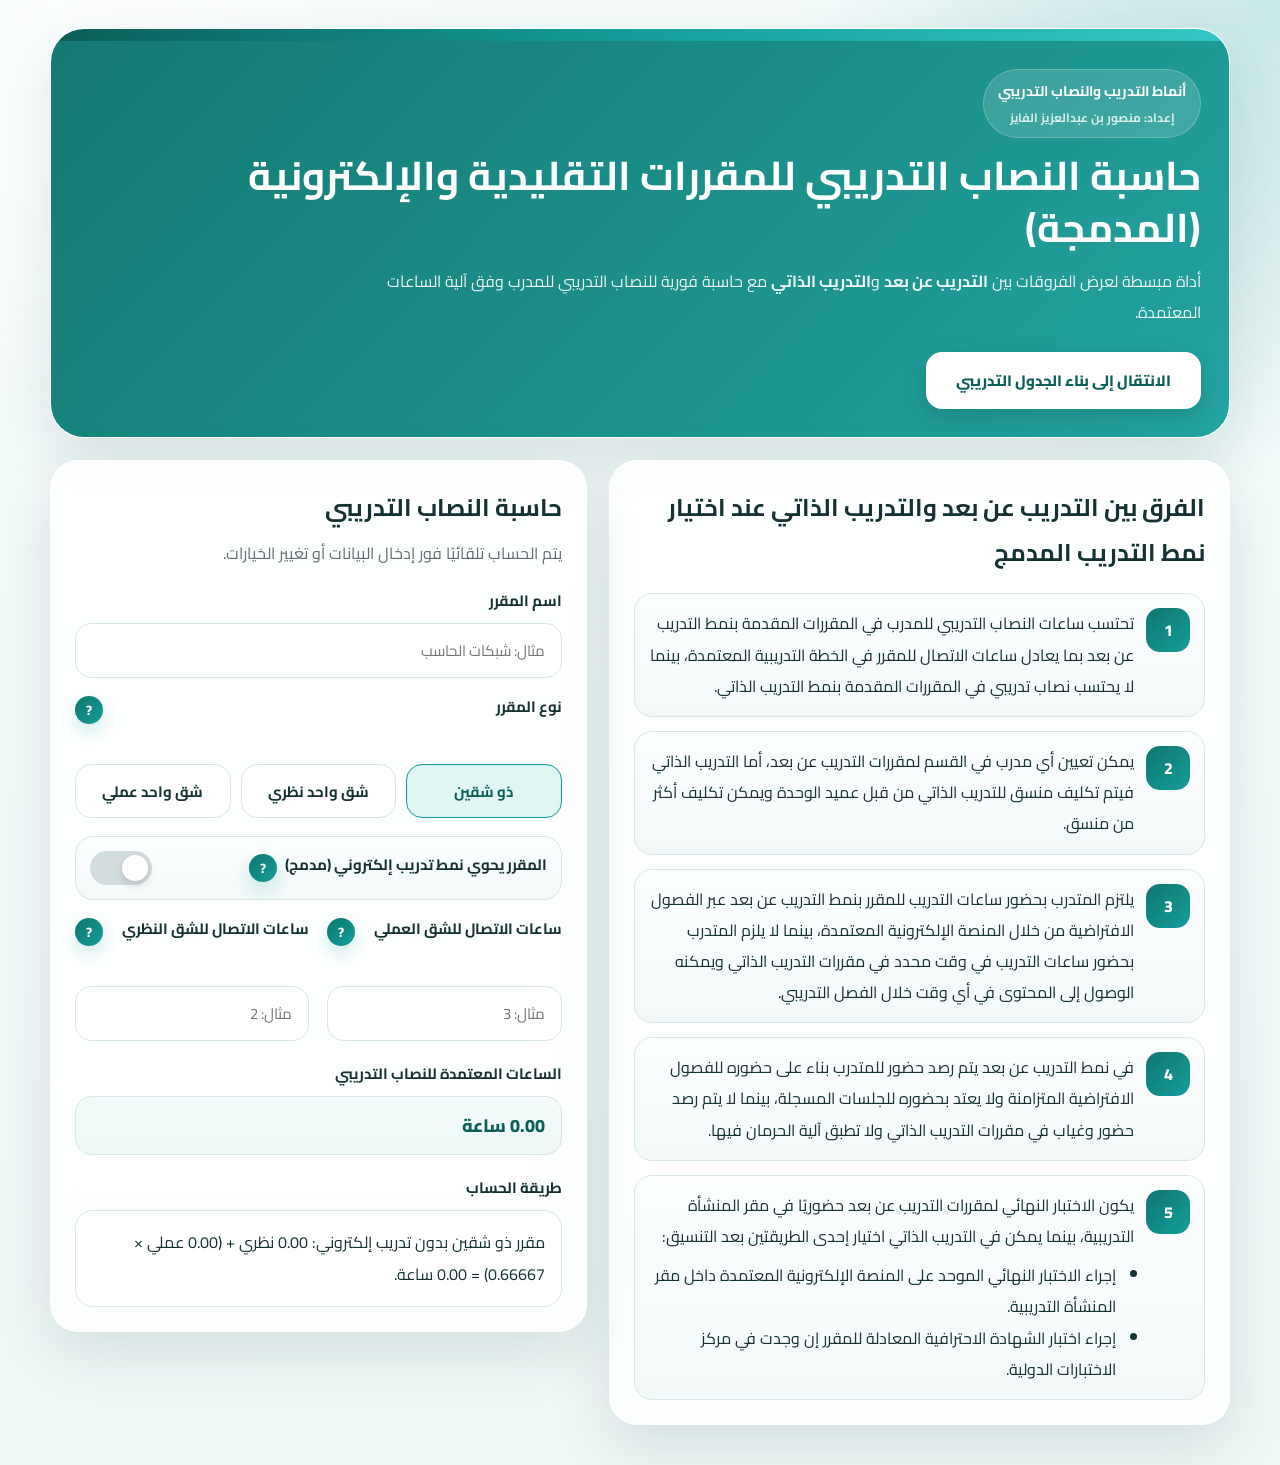
<file: index.html>
<!DOCTYPE html>
<html lang="ar" dir="rtl">
<head>
  <meta charset="UTF-8" />
  <meta name="viewport" content="width=device-width, initial-scale=1.0" />
  <title>حاسبة النصاب التدريبي</title>
  
  <!-- خطوط جوجل (Cairo) -->
  <link rel="preconnect" href="https://fonts.googleapis.com">
  <link rel="preconnect" href="https://fonts.gstatic.com" crossorigin>
  <link href="https://fonts.googleapis.com/css2?family=Cairo:wght@400;600;700;800&display=swap" rel="stylesheet">
  
  <!-- أكواد التصميم CSS -->
  <style>
    :root {
      --primary: #0f766e;
      --primary-2: #159e9c;
      --primary-3: #dff6f3;
      --accent: #0b5f59;
      --text: #153133;
      --muted: #5f6f72;
      --border: #d7e7e7;
      --white: #ffffff;
      --shadow: 0 20px 60px rgba(10, 55, 59, 0.12);
      --radius-xl: 28px;
      --radius-lg: 20px;
      --radius-md: 14px;
    }

    * { box-sizing: border-box; }

    html, body {
      margin: 0;
      padding: 0;
    }

    body {
      font-family: 'Cairo', sans-serif;
      background:
        radial-gradient(circle at top right, rgba(21, 158, 156, 0.15), transparent 25%),
        linear-gradient(180deg, #f5fbfb 0%, #eef7f6 100%);
      color: var(--text);
      min-height: 100vh;
    }

    .page-shell {
      position: fixed;
      inset: 0;
      pointer-events: none;
      background:
        radial-gradient(circle at 10% 10%, rgba(255,255,255,0.9), transparent 25%),
        radial-gradient(circle at 90% 15%, rgba(21,158,156,0.09), transparent 25%);
    }

    .container {
      position: relative;
      z-index: 1;
      width: min(1180px, calc(100% - 32px));
      margin: 28px auto 40px;
    }

    .hero-card,
    .card {
      background: rgba(255, 255, 255, 0.88);
      backdrop-filter: blur(10px);
      border: 1px solid rgba(255,255,255,0.65);
      box-shadow: var(--shadow);
    }

    .hero-card {
      position: relative;
      overflow: hidden;
      border-radius: 34px;
      margin-bottom: 22px;
    }

    .hero-topbar {
      height: 12px;
      background: linear-gradient(90deg, var(--accent), var(--primary-2), #35c7c5);
    }

    .hero-content {
      padding: 28px;
      background: linear-gradient(135deg, rgba(15, 118, 110, 0.98), rgba(21, 158, 156, 0.94));
      color: #fff;
    }

    .hero-badge {
      display: inline-flex;
      flex-direction: column;
      padding: 8px 14px;
      border-radius: 999px;
      background: rgba(255,255,255,0.14);
      border: 1px solid rgba(255,255,255,0.2);
      margin-bottom: 12px;
      font-size: 14px;
      font-weight: 700;
    }

    .hero-badge small {
      display: block;
      font-size: 12px;
      opacity: 0.8;
      margin-top: 2px;
      text-align:center;
    }

    .hero-content h1 {
      margin: 0 0 12px;
      font-size: clamp(26px, 4vw, 40px);
      line-height: 1.3;
    }

    .hero-text {
      margin: 0;
      max-width: 850px;
      color: rgba(255,255,255,0.92);
      font-size: 16px;
      line-height: 1.95;
    }

    .hero-actions {
      margin-top: 24px;
      display: flex;
      gap: 16px;
      flex-wrap: wrap;
    }

    .btn-link {
      display: inline-flex;
      align-items: center;
      justify-content: center;
      padding: 12px 28px;
      background: var(--white);
      color: var(--accent);
      text-decoration: none;
      font-weight: 800;
      font-size: 15px;
      border-radius: 16px;
      transition: all 0.3s ease;
      box-shadow: 0 8px 24px rgba(0, 0, 0, 0.15);
      border: 2px solid transparent;
    }

    .btn-link:hover {
      transform: translateY(-3px);
      box-shadow: 0 12px 32px rgba(0, 0, 0, 0.2);
      background: var(--primary-3);
      border-color: var(--white);
    }
    .grid.two-cols {
      display: grid;
      grid-template-columns: 1.1fr 0.95fr;
      gap: 22px;
      align-items: start;
    }

    .card {
      border-radius: var(--radius-xl);
      padding: 24px;
    }

    .section-head h2 {
      margin: 0 0 8px;
      font-size: 24px;
    }

    .section-head p {
      margin: 0;
      color: var(--muted);
    }

    .info-list {
      display: grid;
      gap: 14px;
      margin-top: 18px;
    }

    .info-item {
      display: grid;
      grid-template-columns: 44px 1fr;
      gap: 12px;
      align-items: start;
      padding: 14px;
      border-radius: 18px;
      background: linear-gradient(180deg, #fcfefe 0%, #f3f9f9 100%);
      border: 1px solid var(--border);
    }

    .info-item p,
    .info-item li {
      margin: 0;
      line-height: 1.95;
      color: var(--text);
    }

    .info-item ul {
      margin: 8px 0 0;
      padding-right: 18px;
    }

    .info-number {
      display: inline-grid;
      place-items: center;
      width: 44px;
      height: 44px;
      border-radius: 14px;
      background: linear-gradient(135deg, var(--primary), var(--primary-2));
      color: #fff;
      font-weight: 800;
    }

    .form-grid {
      display: grid;
      grid-template-columns: repeat(2, minmax(0, 1fr));
      gap: 18px;
      margin-top: 18px;
      align-items: start;
    }

    .field {
      display: flex;
      flex-direction: column;
      gap: 8px;
    }

    .field.full {
      grid-column: 1 / -1;
    }

    label {
      font-weight: 700;
      font-size: 15px;
    }

    input,
    select {
      width: 100%;
      border: 1px solid var(--border);
      background: #fff;
      min-height: 52px;
      border-radius: 16px;
      padding: 12px 16px;
      font-family: inherit;
      font-size: 15px;
      color: var(--text);
      outline: none;
      transition: 0.2s ease;
    }

    input:focus,
    select:focus {
      border-color: var(--primary-2);
      box-shadow: 0 0 0 4px rgba(21, 158, 156, 0.12);
    }

    .label-row {
      display: grid;
      grid-template-columns: 1fr 28px;
      align-items: start;
      gap: 8px;
      min-height: 60px;
    }

    .label-row label {
      line-height: 1.5;
      margin: 0;
    }

    .label-row.inline {
      min-height: auto;
    }

    .help-btn {
      border: none;
      width: 28px;
      height: 28px;
      border-radius: 999px;
      background: linear-gradient(135deg, var(--primary), var(--primary-2));
      color: #fff;
      font-weight: 800;
      font-family: inherit;
      cursor: pointer;
      box-shadow: 0 8px 18px rgba(21, 158, 156, 0.22);
      align-self: start;
    }

    .segmented {
      display: grid;
      grid-template-columns: repeat(3, 1fr);
      gap: 10px;
    }

    .seg-item {
      position: relative;
      cursor: pointer;
    }

    .seg-item input {
      position: absolute;
      opacity: 0;
      pointer-events: none;
    }

    .seg-item span {
      display: flex;
      align-items: center;
      justify-content: center;
      min-height: 54px;
      text-align: center;
      border-radius: 16px;
      border: 1px solid var(--border);
      background: #fff;
      padding: 10px;
      font-weight: 700;
      transition: 0.2s ease;
    }

    .seg-item.active span {
      border-color: var(--primary-2);
      background: var(--primary-3);
      color: var(--accent);
      box-shadow: inset 0 0 0 1px rgba(21, 158, 156, 0.08);
    }

    .switch-box {
      border: 1px solid var(--border);
      border-radius: 18px;
      background: linear-gradient(180deg, #fbfefe, #f4f9f9);
      padding: 14px;
    }

    .switch-row {
      display: flex;
      align-items: center;
      justify-content: space-between;
      gap: 16px;
    }

    .toggle {
      position: relative;
      width: 62px;
      height: 34px;
      display: inline-block;
    }

    .toggle input {
      opacity: 0;
      width: 0;
      height: 0;
    }

    .slider {
      position: absolute;
      inset: 0;
      background: #d4dddd;
      border-radius: 999px;
      transition: .25s ease;
    }

    .slider::before {
      content: "";
      position: absolute;
      width: 26px;
      height: 26px;
      right: 4px;
      top: 4px;
      background: #fff;
      border-radius: 50%;
      transition: .25s ease;
      box-shadow: 0 4px 10px rgba(0,0,0,0.14);
    }

    .toggle input:checked + .slider {
      background: linear-gradient(135deg, var(--primary), var(--primary-2));
    }

    .toggle input:checked + .slider::before {
      transform: translateX(-28px);
    }

    .note-box {
      border: 1px dashed rgba(15, 118, 110, 0.35);
      background: rgba(15, 118, 110, 0.06);
      border-radius: 18px;
      padding: 14px;
    }

    .note-box p {
      margin: 8px 0 0;
      line-height: 1.9;
      color: var(--text);
    }

    .result-field input {
      background: linear-gradient(180deg, #f4fbfa 0%, #ecf8f6 100%);
      color: var(--accent);
      font-weight: 800;
      font-size: 18px;
    }

    .calculation-box {
      min-height: 92px;
      border-radius: 18px;
      border: 1px solid var(--border);
      padding: 16px;
      background: #fff;
      line-height: 1.95;
      color: var(--text);
    }

    .popover {
      position: fixed;
      max-width: 320px;
      background: #153133;
      color: #fff;
      padding: 12px 14px;
      border-radius: 14px;
      font-size: 14px;
      line-height: 1.8;
      box-shadow: 0 16px 40px rgba(0,0,0,0.25);
      opacity: 0;
      visibility: hidden;
      transform: translateY(8px);
      transition: opacity .18s ease, transform .18s ease, visibility .18s ease;
      z-index: 50;
    }

    .popover.show {
      opacity: 1;
      visibility: visible;
      transform: translateY(0);
    }

    .hidden {
      display: none !important;
    }

    @media (max-width: 980px) {
      .grid.two-cols {
        grid-template-columns: 1fr;
      }
    }

    @media (max-width: 720px) {
      .container {
        width: min(100% - 18px, 100%);
        margin: 12px auto 24px;
      }

      .hero-content,
      .card {
        padding: 18px;
      }

      .form-grid,
      .segmented {
        grid-template-columns: 1fr;
      }

      .switch-row {
        align-items: flex-start;
      }

      .info-item {
        grid-template-columns: 38px 1fr;
      }

      .info-number {
        width: 38px;
        height: 38px;
      }
    }
  </style>
</head>
<body>
  <div class="page-shell"></div>

  <main class="container">
    <section class="hero-card">
      <div class="hero-topbar"></div>
      <div class="hero-content">
        <div class="hero-badge">
          <span>أنماط التدريب والنصاب التدريبي</span>
          <small>إعداد: منصور بن عبدالعزيز الفايز</small>
        </div>
        <h1>حاسبة النصاب التدريبي للمقررات التقليدية والإلكترونية (المدمجة)</h1>
        <p class="hero-text">
          أداة مبسطة لعرض الفروقات بين <strong>التدريب عن بعد</strong> و<strong>التدريب الذاتي</strong>
          مع حاسبة فورية للنصاب التدريبي للمدرب وفق آلية الساعات المعتمدة.
        </p>
        <div class="hero-actions">
          <a href="schedule.html" class="btn-link" target="_blank">
            الانتقال إلى بناء الجدول التدريبي 
          </a>
        </div>
      </div>
    </section>

    <section class="grid two-cols">
      <article class="card info-card">
        <div class="section-head">
          <h2>الفرق بين التدريب عن بعد والتدريب الذاتي عند اختيار نمط التدريب المدمج</h2>
        </div>

        <div class="info-list">
          <div class="info-item">
            <span class="info-number">1</span>
            <p>تحتسب ساعات النصاب التدريبي للمدرب في المقررات المقدمة بنمط التدريب عن بعد بما يعادل ساعات الاتصال للمقرر في الخطة التدريبية المعتمدة، بينما لا يحتسب نصاب تدريبي في المقررات المقدمة بنمط التدريب الذاتي.</p>
          </div>
          <div class="info-item">
            <span class="info-number">2</span>
            <p>يمكن تعيين أي مدرب في القسم لمقررات التدريب عن بعد، أما التدريب الذاتي فيتم تكليف منسق للتدريب الذاتي من قبل عميد الوحدة ويمكن تكليف أكثر من منسق.</p>
          </div>
          <div class="info-item">
            <span class="info-number">3</span>
            <p>يلتزم المتدرب بحضور ساعات التدريب للمقرر بنمط التدريب عن بعد عبر الفصول الافتراضية من خلال المنصة الإلكترونية المعتمدة، بينما لا يلزم المتدرب بحضور ساعات التدريب في وقت محدد في مقررات التدريب الذاتي ويمكنه الوصول إلى المحتوى في أي وقت خلال الفصل التدريبي.</p>
          </div>
          <div class="info-item">
            <span class="info-number">4</span>
            <p>في نمط التدريب عن بعد يتم رصد حضور للمتدرب بناء على حضوره للفصول الافتراضية المتزامنة ولا يعتد بحضوره للجلسات المسجلة، بينما لا يتم رصد حضور وغياب في مقررات التدريب الذاتي ولا تطبق آلية الحرمان فيها.</p>
          </div>
          <div class="info-item">
            <span class="info-number">5</span>
            <div>
              <p>يكون الاختبار النهائي لمقررات التدريب عن بعد حضوريًا في مقر المنشأة التدريبية، بينما يمكن في التدريب الذاتي اختيار إحدى الطريقتين بعد التنسيق:</p>
              <ul>
                <li>إجراء الاختبار النهائي الموحد على المنصة الإلكترونية المعتمدة داخل مقر المنشأة التدريبية.</li>
                <li>إجراء اختبار الشهادة الاحترافية المعادلة للمقرر إن وجدت في مركز الاختبارات الدولية.</li>
              </ul>
            </div>
          </div>
        </div>
      </article>

      <article class="card calc-card">
        <div class="section-head">
          <h2>حاسبة النصاب التدريبي</h2>
          <p>يتم الحساب تلقائيًا فور إدخال البيانات أو تغيير الخيارات.</p>
        </div>

        <form id="calculatorForm" class="form-grid" onsubmit="return false;">
          <div class="field full">
            <label for="courseName">اسم المقرر</label>
            <input id="courseName" type="text" placeholder="مثال: شبكات الحاسب" />
          </div>

          <div class="field full">
            <div class="label-row">
              <label>نوع المقرر</label>
              <button type="button" class="help-btn" data-help="حدد هل المقرر ذو شقين، أو شق واحد نظري، أو شق واحد عملي.">?</button>
            </div>
            <div class="segmented" id="courseTypeGroup">
              <label class="seg-item active">
                <input type="radio" name="courseType" value="twoParts" checked>
                <span>ذو شقين</span>
              </label>
              <label class="seg-item">
                <input type="radio" name="courseType" value="singleTheory">
                <span>شق واحد نظري</span>
              </label>
              <label class="seg-item">
                <input type="radio" name="courseType" value="singlePractical">
                <span>شق واحد عملي</span>
              </label>
            </div>
          </div>

          <div class="field full switch-box" id="eLearningWrapper">
            <div class="switch-row">
              <div class="label-row inline">
                <label for="hasElearning">المقرر يحوي نمط تدريب إلكتروني (مدمج)</label>
                <button type="button" class="help-btn" data-help="عند تفعيل هذا الخيار ستظهر خيارات التنفيذ الإلكتروني، ويعاد الحساب آليًا حسب نوع التنفيذ المحدد.">?</button>
              </div>
              <label class="toggle">
                <input type="checkbox" id="hasElearning">
                <span class="slider"></span>
              </label>
            </div>
          </div>

          <div class="field full hidden" id="elearningModeField">
            <div class="label-row">
              <label for="elearningMode">نوع الجدولة الإلكتروني (المدمج)</label>
              <button type="button" class="help-btn" data-help="التدريب الذاتي لا تحتسب له ساعات. التدريب عن بعد تحتسب له ساعات الاتصال كاملة للشق الإلكتروني.">?</button>
            </div>
            <select id="elearningMode">
              <option value="distance">تدريب عن بعد</option>
              <option value="self">تدريب ذاتي</option>
            </select>
          </div>

          <div class="field hidden" id="elearningHoursField">
            <div class="label-row">
              <label for="elearningHours">ساعات الاتصال للشق الإلكتروني (المدمج)</label>
              <button type="button" class="help-btn" data-help="تدخل هنا ساعات الشق الإلكتروني. عند اختيار التدريب عن بعد تحتسب كاملة، وعند اختيار التدريب الذاتي تكون نتيجتها صفر.">?</button>
            </div>
            <input id="elearningHours" type="number" min="0" step="1" placeholder="مثال: 2" />
          </div>

          <div class="field hidden" id="practicalHoursField">
            <div class="label-row">
              <label for="practicalHours">ساعات الاتصال للشق العملي</label>
              <button type="button" class="help-btn" data-help="في الحساب التقليدي أو العملي: كل 3 ساعات عملي تعادل ساعتين نظري، أي الساعات العملية تضرب في 0.66667.">?</button>
            </div>
            <input id="practicalHours" type="number" min="0" step="1" placeholder="مثال: 3" />
          </div>

          <div class="field hidden" id="theoryHoursField">
            <div class="label-row">
              <label for="theoryHours">ساعات الاتصال للشق النظري</label>
              <!-- تم تعديل التلميح هنا ليكون دقيقاً -->
              <button type="button" class="help-btn" data-help="ساعات النظري تحتسب كاملة. في المقرر ذي الشقين (المدمج) يختفي هذا الحقل لأن النظري يتحول لتدريب إلكتروني، أما في (الشق الواحد النظري) فتُجمع الساعات الحضورية مع الإلكترونية.">?</button>
            </div>
            <input id="theoryHours" type="number" min="0" step="1" placeholder="مثال: 2" />
          </div>

          <div class="field full hidden note-box" id="blendedNoteBox">
            <div class="label-row note-title">
              <strong>تنبيه خاص بالمقرر ذي الشقين عند التدريب المدمج</strong></div>
            <p>في حال إنشاء شعب لمقررات ذات شقين (عملي ونظري) ويتم تدريبها عن طريق التدريب المدمج فإن الشعبة النظرية يسجل فيها نوع الجدولة مدمج والشعبة العملي تسجل بنوع الجدولة عملي.</p>
          </div>
         
          <div class="field full result-field">
            <label for="resultHours">الساعات المعتمدة للنصاب التدريبي</label>
            <input id="resultHours" type="text" readonly value="0 ساعة" />
          </div>

          <div class="field full result-breakdown">
            <label>طريقة الحساب</label>
            <div id="calculationText" class="calculation-box">أدخل البيانات لعرض تفاصيل آلية الاحتساب.</div>
          </div>
        </form>
      </article>
    </section>
  </main>

  <div id="helpPopover" class="popover" aria-hidden="true"></div>

  <!-- أكواد البرمجة JavaScript -->
  <script>
    const PRACTICAL_FACTOR = 0.66667;

    const courseTypeInputs = document.querySelectorAll('input[name="courseType"]');
    const hasElearning = document.getElementById('hasElearning');
    const elearningMode = document.getElementById('elearningMode');
    const theoryHours = document.getElementById('theoryHours');
    const practicalHours = document.getElementById('practicalHours');
    const elearningHours = document.getElementById('elearningHours');
    const resultHours = document.getElementById('resultHours');
    const calculationText = document.getElementById('calculationText');

    const theoryHoursField = document.getElementById('theoryHoursField');
    const practicalHoursField = document.getElementById('practicalHoursField');
    const elearningModeField = document.getElementById('elearningModeField');
    const elearningHoursField = document.getElementById('elearningHoursField');
    const blendedNoteBox = document.getElementById('blendedNoteBox');
    const courseTypeGroup = document.getElementById('courseTypeGroup');

    const helpPopover = document.getElementById('helpPopover');
    const helpButtons = document.querySelectorAll('.help-btn');

    function getSelectedCourseType() {
      return document.querySelector('input[name="courseType"]:checked').value;
    }

    function toNumber(value) {
      const n = parseFloat(value);
      return Number.isFinite(n) ? n : 0;
    }

    function formatNumber(value) {
      return Number(value).toFixed(2);
    }

    function updateSegmentedState() {
      courseTypeGroup.querySelectorAll('.seg-item').forEach((item) => {
        const input = item.querySelector('input');
        item.classList.toggle('active', input.checked);
      });
    }

    function updateVisibility() {
      const courseType = getSelectedCourseType();
      const elearningEnabled = hasElearning.checked;

      elearningModeField.classList.toggle('hidden', !elearningEnabled);
      elearningHoursField.classList.toggle('hidden', !elearningEnabled);
      blendedNoteBox.classList.toggle('hidden', !(elearningEnabled && courseType === 'twoParts'));

      if (courseType === 'twoParts') {
        practicalHoursField.classList.remove('hidden');
        theoryHoursField.classList.toggle('hidden', elearningEnabled);
      } else if (courseType === 'singleTheory') {
        theoryHoursField.classList.remove('hidden');
        practicalHoursField.classList.add('hidden');
      } else if (courseType === 'singlePractical') {
        practicalHoursField.classList.remove('hidden');
        theoryHoursField.classList.add('hidden');
      }
    }

    function calculateLoad() {
      const courseType = getSelectedCourseType();
      const elearningEnabled = hasElearning.checked;
      const elearningType = elearningMode.value;
      const theory = toNumber(theoryHours.value);
      const practical = toNumber(practicalHours.value);
      const eHours = toNumber(elearningHours.value);

      let total = 0;
      let explanation = '';

      if (!elearningEnabled) {
        if (courseType === 'twoParts') {
          const practicalCalculated = practical * PRACTICAL_FACTOR;
          total = theory + practicalCalculated;
          explanation = `مقرر ذو شقين بدون تدريب إلكتروني: ${formatNumber(theory)} نظري + (${formatNumber(practical)} عملي × ${PRACTICAL_FACTOR}) = ${formatNumber(total)} ساعة.`;
        } else if (courseType === 'singleTheory') {
          total = theory;
          explanation = `مقرر شق واحد نظري: تحتسب ساعات النظري كاملة = ${formatNumber(total)} ساعة.`;
        } else {
          total = practical * PRACTICAL_FACTOR;
          explanation = `مقرر شق واحد عملي: ${formatNumber(practical)} × ${PRACTICAL_FACTOR} = ${formatNumber(total)} ساعة.`;
        }
      } else {
        if (elearningType === 'self') {
          if (courseType === 'twoParts') {
            const practicalCalculated = practical * PRACTICAL_FACTOR;
            total = practicalCalculated;
            explanation = `مقرر ذو شقين مع تدريب ذاتي: ساعات الشق الإلكتروني لا تحتسب، ويحتسب العملي فقط بالمعامل ${PRACTICAL_FACTOR}. النتيجة: (${formatNumber(practical)} × ${PRACTICAL_FACTOR}) = ${formatNumber(total)} ساعة.`;
          } else if (courseType === 'singleTheory') {
            // تم التعديل هنا ليحسب الساعات الحضورية في الذاتي
            total = theory; 
            explanation = `مقرر شق واحد نظري مع تدريب ذاتي: التدريب الذاتي لا يضيف ساعات إلكترونية، وتحتسب ساعات النظري الحضورية كاملة. النتيجة: ${formatNumber(theory)} نظري + 0 إلكتروني = ${formatNumber(total)} ساعة.`;
          } else {
            total = practical * PRACTICAL_FACTOR;
            explanation = `مقرر شق واحد عملي مع تدريب ذاتي: التدريب الذاتي لا يضيف ساعات إلكترونية، ويحتسب العملي فقط بالمعامل ${PRACTICAL_FACTOR}. النتيجة: (${formatNumber(practical)} × ${PRACTICAL_FACTOR}) = ${formatNumber(total)} ساعة.`;
          }
        } else {
          if (courseType === 'twoParts') {
            const practicalCalculated = practical * PRACTICAL_FACTOR;
            total = practicalCalculated + eHours;
            explanation = `مقرر ذو شقين مع تدريب عن بعد: العملي يحتسب بالمعامل ${PRACTICAL_FACTOR}، وتضاف ساعات الشق الإلكتروني كاملة. النتيجة: (${formatNumber(practical)} × ${PRACTICAL_FACTOR}) + ${formatNumber(eHours)} = ${formatNumber(total)} ساعة.`;
          } else if (courseType === 'singleTheory') {
            // تم التعديل هنا ليجمع الحضوري + عن بعد
            total = theory + eHours; 
            explanation = `مقرر شق واحد نظري مع تدريب عن بعد: تحتسب ساعات النظري الحضورية كاملة وتضاف لها ساعات التدريب عن بعد كاملة. النتيجة: ${formatNumber(theory)} نظري + ${formatNumber(eHours)} عن بعد = ${formatNumber(total)} ساعة.`;
          } else {
            total = (practical * PRACTICAL_FACTOR) + eHours;
            explanation = `مقرر شق واحد عملي مع تدريب عن بعد: يحتسب العملي بالمعامل ${PRACTICAL_FACTOR} وتضاف ساعات الشق الإلكتروني كاملة. النتيجة: (${formatNumber(practical)} × ${PRACTICAL_FACTOR}) + ${formatNumber(eHours)} = ${formatNumber(total)} ساعة.`;
          }
        }
      }

      resultHours.value = `${formatNumber(total)} ساعة`;
      calculationText.textContent = explanation;
    }

    function updateAll() {
      updateSegmentedState();
      updateVisibility();
      calculateLoad();
    }

    courseTypeInputs.forEach((input) => input.addEventListener('change', updateAll));
    [hasElearning, elearningMode, theoryHours, practicalHours, elearningHours].forEach((element) => {
      element.addEventListener('input', updateAll);
      element.addEventListener('change', updateAll);
    });

    function showPopover(button) {
      const text = button.dataset.help || '';
      helpPopover.textContent = text;
      helpPopover.classList.add('show');
      helpPopover.setAttribute('aria-hidden', 'false');

      const rect = button.getBoundingClientRect();
      const popRect = helpPopover.getBoundingClientRect();
      let top = rect.bottom + 10;
      let left = rect.left + (rect.width / 2) - (popRect.width / 2);

      if (left < 12) left = 12;
      if (left + popRect.width > window.innerWidth - 12) {
        left = window.innerWidth - popRect.width - 12;
      }

      if (top + popRect.height > window.innerHeight - 12) {
        top = rect.top - popRect.height - 10;
      }

      helpPopover.style.top = `${top}px`;
      helpPopover.style.left = `${left}px`;
    }

    function hidePopover() {
      helpPopover.classList.remove('show');
      helpPopover.setAttribute('aria-hidden', 'true');
    }

    helpButtons.forEach((button) => {
      button.addEventListener('mouseenter', () => showPopover(button));
      button.addEventListener('mouseleave', hidePopover);
      button.addEventListener('focus', () => showPopover(button));
      button.addEventListener('blur', hidePopover);
      button.addEventListener('click', (event) => {
        event.stopPropagation();
        if (helpPopover.classList.contains('show') && helpPopover.textContent === button.dataset.help) {
          hidePopover();
        } else {
          showPopover(button);
        }
      });
    });

    document.addEventListener('click', (event) => {
      if (!event.target.closest('.help-btn') && !event.target.closest('.popover')) {
        hidePopover();
      }
    });

    window.addEventListener('resize', hidePopover);
    window.addEventListener('scroll', hidePopover, true);

    updateAll();
  </script>
</body>
</html>
</file>
